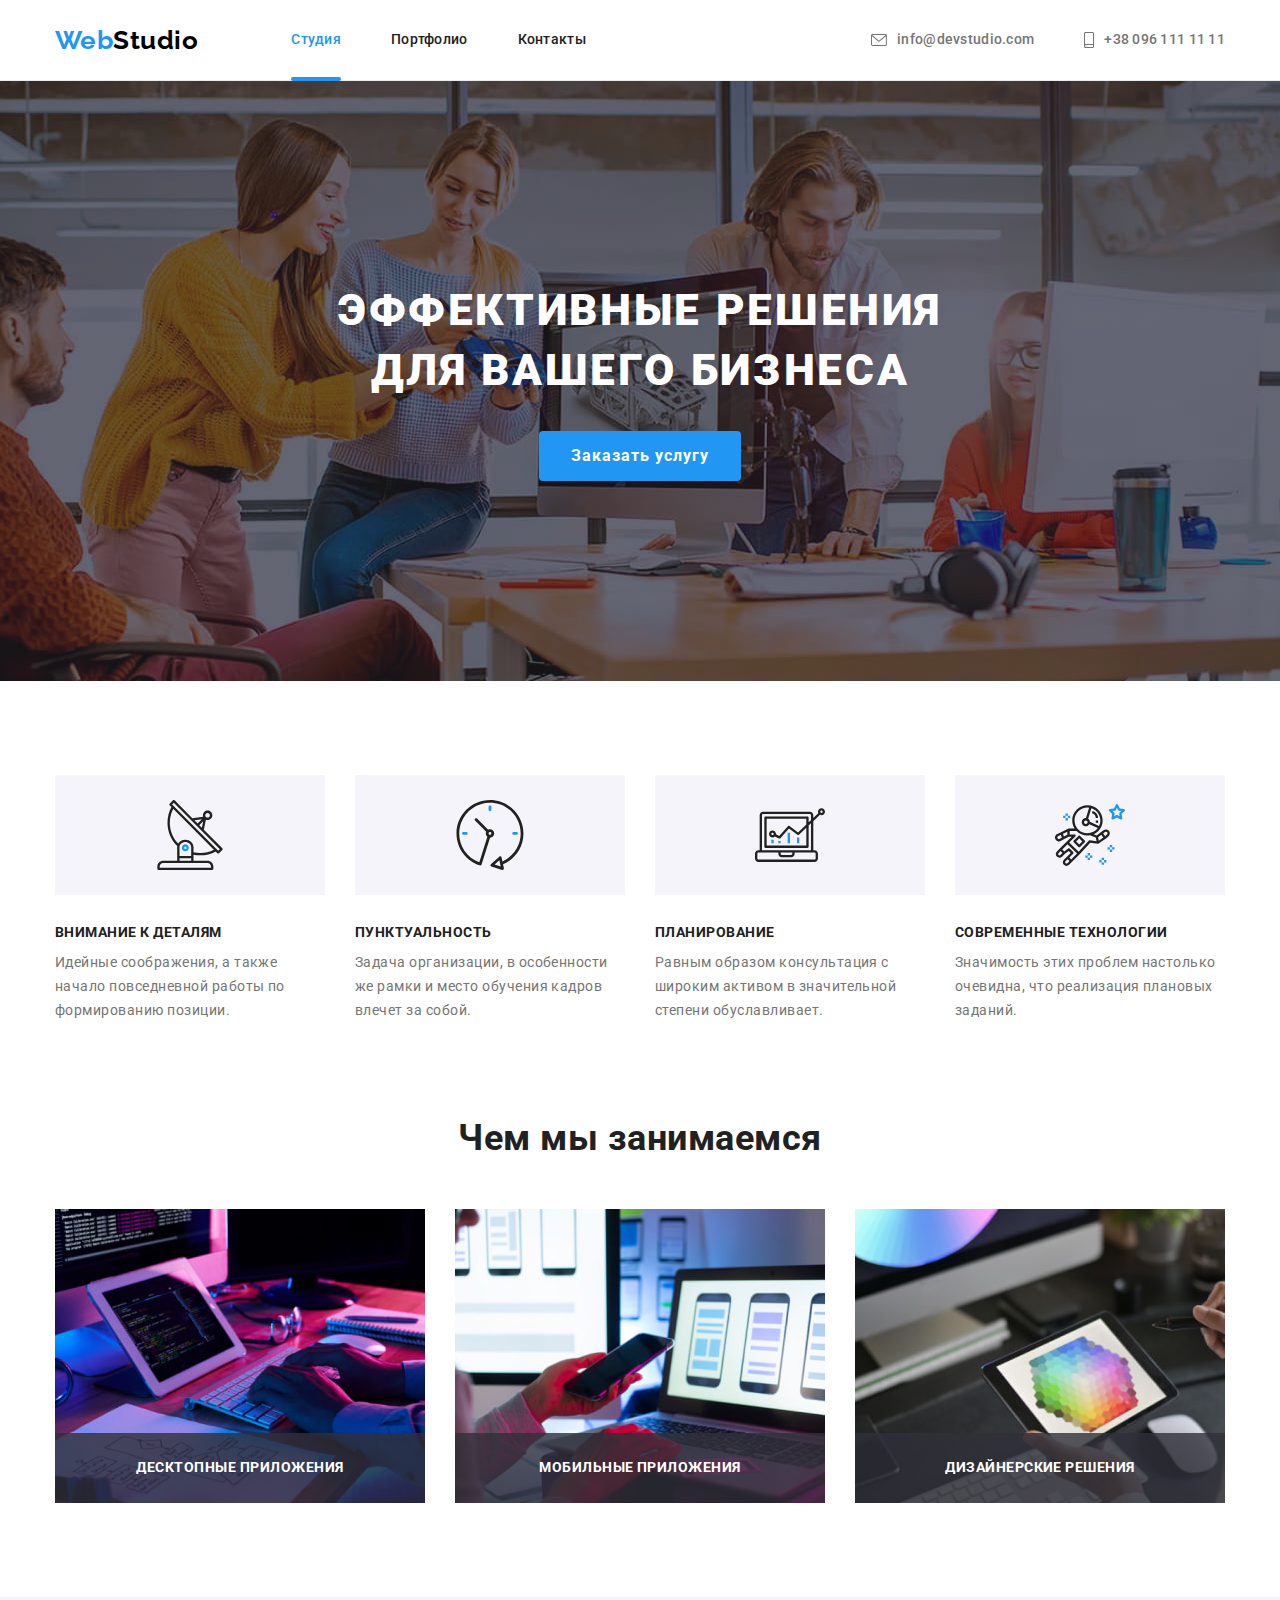
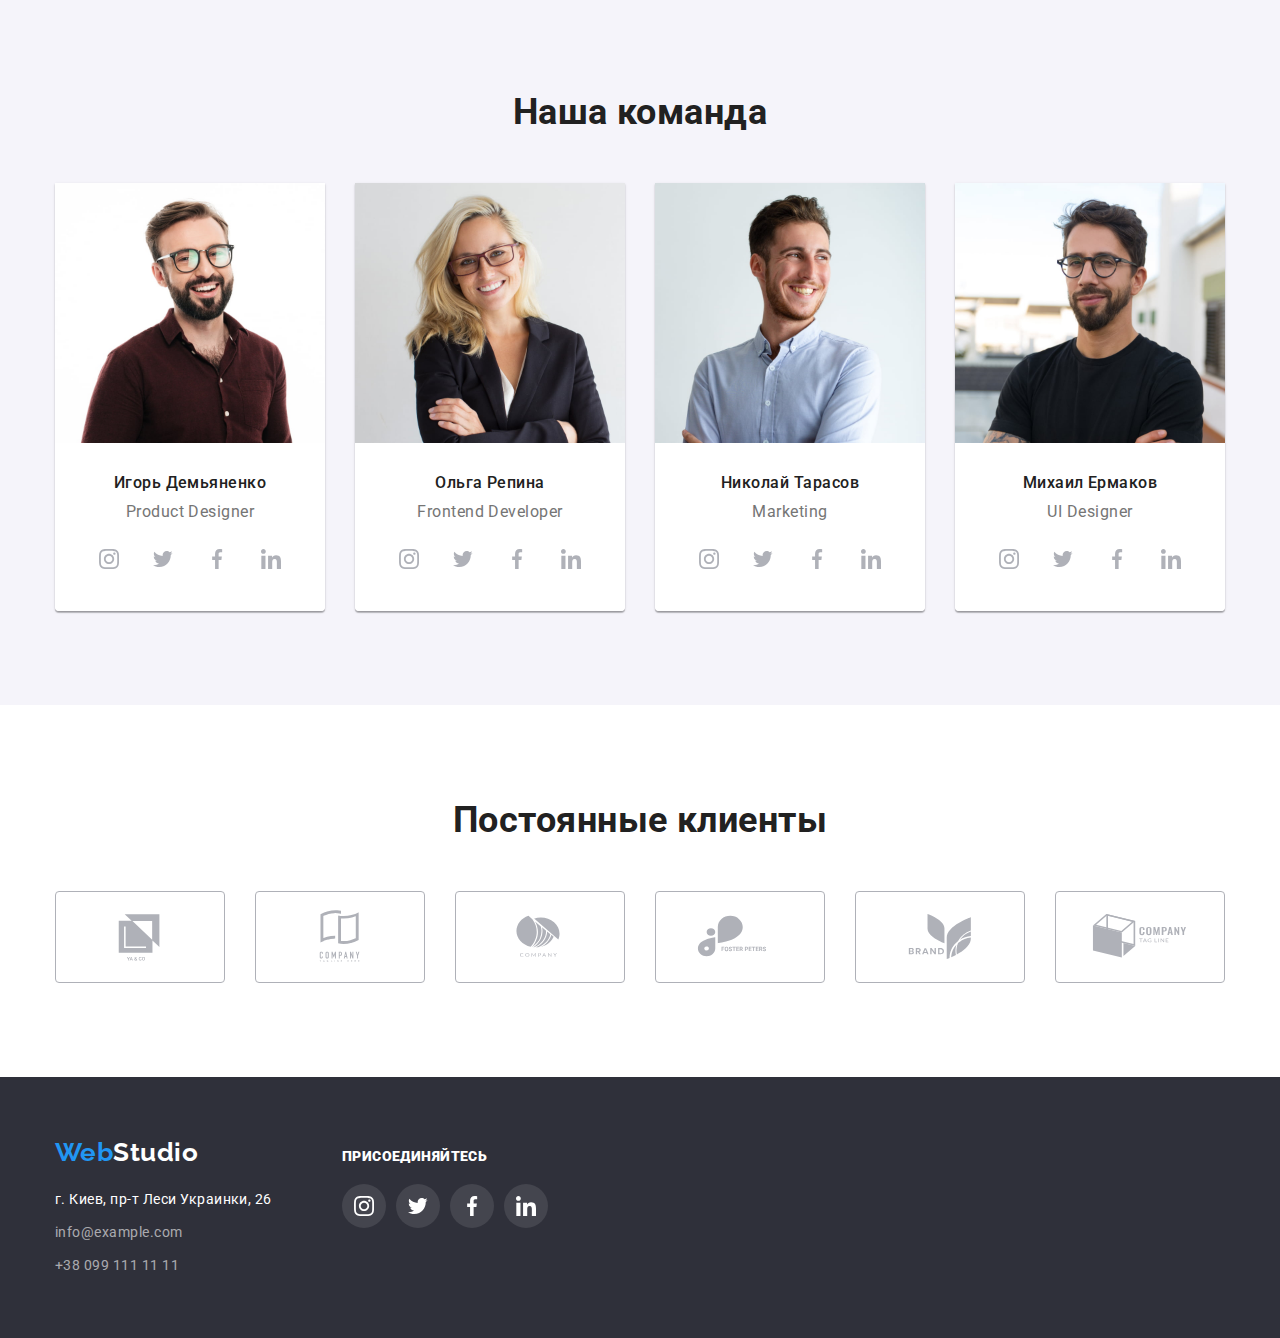
<file: index.html>
<!DOCTYPE html>
<html lang="ru">
  <head>
    <meta charset="UTF-8" />
    <meta http-equiv="X-UA-Compatible" content="IE=edge" />
    <meta name="viewport" content="width=device-width, initial-scale=1.0" />
    <title>Студия</title>
    <link
      href="https://fonts.googleapis.com/css2?family=Raleway:wght@700&family=Roboto:wght@400;500;700;900&display=swap"
      rel="stylesheet"
    />
    <link
      rel="stylesheet"
      href="https://cdnjs.cloudflare.com/ajax/libs/modern-normalize/1.1.0/modern-normalize.min.css"
    />
    <link rel="stylesheet" href="./css/styles.css" />
  </head>
  <body>
    <!-- Шапка сайта -->
    <header class="page-header">
      <div class="container header-wrap">
        <nav class="wrapper">
          <a href="./index.html" class="header-logo link"><span class="accent">Web</span>Studio</a>

          <ul class="site-nav list">
            <li class="item"><a href="./index.html" class="site-nav-link current">Студия</a></li>
            <li class="item"><a href="./portfolio.html" class="site-nav-link">Портфолио</a></li>
            <li class="item"><a href="" class="site-nav-link">Контакты</a></li>
          </ul>
        </nav>

        <ul class="contact list">
          <li class="item">
            <a href="mailto:info@devstudio.com" class="contact-link"
              ><svg class="contact-icon" width="16" height="12px">
                <use href="./images/sprite.svg#icon-mail"></use>
              </svg>
              info@devstudio.com</a
            >
          </li>
          <li class="item">
            <a href="tel:+380961111111" class="contact-link"
              ><svg class="contact-icon" width="10" height="16">
                <use href="./images/sprite.svg#icon-telephone"></use>
              </svg>

              +38 096 111 11 11</a
            >
          </li>
        </ul>
      </div>
    </header>

    <main>
      <!-- Герой -->
      <section class="hero">
        <h1 class="hero-title">Эффективные решения<br />для вашего бизнеса</h1>
        <button data-modal-open type="button" class="hero-button">Заказать услугу</button>
      </section>

      <!-- Преимущества -->
      <section class="section">
        <div class="container">
          <ul class="features-list list">
            <li class="item icon-satellite">
              <div class="features-icon-wrap">
                <svg class="socials-icon" width="70" height="70">
                  <use href="./images/sprite.svg#icon-antenna"></use>
                </svg>
              </div>
              <h3 class="features-title">Внимание к деталям</h3>
              <p class="features-text">
                Идейные соображения, а также начало повседневной работы по формированию позиции.
              </p>
            </li>
            <li class="item icon-clock">
              <div class="features-icon-wrap">
                <svg class="socials-icon" width="70" height="70">
                  <use href="./images/sprite.svg#icon-clock"></use>
                </svg>
              </div>
              <h3 class="features-title">Пунктуальность</h3>
              <p class="features-text">
                Задача организации, в особенности же рамки и место обучения кадров влечет за собой.
              </p>
            </li>
            <li class="item icon-laptop">
              <div class="features-icon-wrap">
                <svg class="socials-icon" width="70" height="70">
                  <use href="./images/sprite.svg#icon-diagram"></use>
                </svg>
              </div>
              <h3 class="features-title">Планирование</h3>
              <p class="features-text">
                Равным образом консультация с широким активом в значительной степени обуславливает.
              </p>
            </li>
            <li class="item icon-astronaut">
              <div class="features-icon-wrap">
                <svg class="socials-icon" width="70" height="70">
                  <use href="./images/sprite.svg#icon-astronaut"></use>
                </svg>
              </div>
              <h3 class="features-title">Современные технологии</h3>
              <p class="features-text">
                Значимость этих проблем настолько очевидна, что реализация плановых заданий.
              </p>
            </li>
          </ul>
        </div>
      </section>

      <!--Приклади-->
      <section class="section example">
        <div class="container">
          <h2 class="section-title">Чем мы занимаемся</h2>
          <ul class="example-list list">
            <li class="item">
              <div class="thumb-example">
                <img
                  src="./images/box1.jpg"
                  alt="человек вносящий данные в систему на планшете"
                  width="370"
                  height="294"
                />
                <div class="label-text-example">
                  <p class="features-title">Десктопные приложения</p>
                </div>
              </div>
            </li>
            <li class="item">
              <div class="thumb-example">
                <img
                  src="./images/box2.jpg"
                  alt="девушка тестирует мобильное приложение по шаблону с копмьютера на смартфоне"
                  width="370"
                  height="294"
                />
                <div class="label-text-example">
                  <p class="features-title">Мобильные приложения</p>
                </div>
              </div>
            </li>
            <li class="item">
              <div class="thumb-example">
                <img
                  src="./images/box3.jpg"
                  alt="человек держащий стилус в руке, выбирает цветовую палитру на планшете"
                  width="370"
                  height="294"
                />
                <div class="label-text-example">
                  <p class="features-title">Дизайнерские решения</p>
                </div>
              </div>
            </li>
          </ul>
        </div>
      </section>

      <!-- Команда -->
      <section class="section team">
        <div class="container">
          <h2 class="section-title">Наша команда</h2>
          <ul class="team-list list">
            <li class="team-set">
              <img
                src="./images/img1.jpg"
                width="270"
                height="260"
                alt="улыбающийся парень в коричневой рубашке и в очках"
              />
              <div class="team-container">
                <h3 class="team-title">Игорь Демьяненко</h3>
                <p class="team-text">Product Designer</p>
                <ul class="team-socials socials-list list">
                  <li class="socials-item">
                    <a class="socials-link" href="">
                      <svg class="socials-icon" width="20" height="20">
                        <use href="./images/sprite.svg#icon-instagram"></use>
                      </svg>
                    </a>
                  </li>

                  <li class="socials-item">
                    <a class="socials-link" href="">
                      <svg class="socials-icon" width="20" height="20">
                        <use href="./images/sprite.svg#icon-twitter"></use>
                      </svg>
                    </a>
                  </li>

                  <li class="socials-item">
                    <a class="socials-link" href="">
                      <svg class="socials-icon" width="20" height="20">
                        <use href="./images/sprite.svg#icon-facebook"></use>
                      </svg>
                    </a>
                  </li>

                  <li class="socials-item">
                    <a class="socials-link" href="">
                      <svg class="socials-icon" width="20" height="20">
                        <use href="./images/sprite.svg#icon-linkedin"></use>
                      </svg>
                    </a>
                  </li>
                </ul>
              </div>
            </li>

            <li class="team-set">
              <img
                src="./images/img2.jpg"
                alt="улыбающаяся девушка в очках и чёрном пиджаке"
                width="270"
                height="260"
              />
              <div class="team-container">
                <h3 class="team-title">Ольга Репина</h3>
                <p class="team-text">Frontend Developer</p>
                <ul class="team-socials socials-list list">
                  <li class="socials-item">
                    <a class="socials-link" href="">
                      <svg class="socials-icon" width="20" height="20">
                        <use href="./images/sprite.svg#icon-instagram"></use>
                      </svg>
                    </a>
                  </li>

                  <li class="socials-item">
                    <a class="socials-link" href="">
                      <svg class="socials-icon" width="20" height="20">
                        <use href="./images/sprite.svg#icon-twitter"></use>
                      </svg>
                    </a>
                  </li>

                  <li class="socials-item">
                    <a class="socials-link" href="">
                      <svg class="socials-icon" width="20" height="20">
                        <use href="./images/sprite.svg#icon-facebook"></use>
                      </svg>
                    </a>
                  </li>

                  <li class="socials-item">
                    <a class="socials-link" href="">
                      <svg class="socials-icon" width="20" height="20">
                        <use href="./images/sprite.svg#icon-linkedin"></use>
                      </svg>
                    </a>
                  </li>
                </ul>
              </div>
            </li>

            <li class="team-set">
              <img
                src="./images/img3.jpg"
                alt="парень в светлой рубашке, который улыбается и смотрит в даль"
                width="270"
                height="260"
              />
              <div class="team-container">
                <h3 class="team-title">Николай Тарасов</h3>
                <p class="team-text">Marketing</p>
                <ul class="team-socials socials-list list">
                  <li class="socials-item">
                    <a class="socials-link" href="">
                      <svg class="socials-icon" width="20" height="20">
                        <use href="./images/sprite.svg#icon-instagram"></use>
                      </svg>
                    </a>
                  </li>

                  <li class="socials-item">
                    <a class="socials-link" href="">
                      <svg class="socials-icon" width="20" height="20">
                        <use href="./images/sprite.svg#icon-twitter"></use>
                      </svg>
                    </a>
                  </li>

                  <li class="socials-item">
                    <a class="socials-link" href="">
                      <svg class="socials-icon" width="20" height="20">
                        <use href="./images/sprite.svg#icon-facebook"></use>
                      </svg>
                    </a>
                  </li>

                  <li class="socials-item">
                    <a class="socials-link" href="">
                      <svg class="socials-icon" width="20" height="20">
                        <use href="./images/sprite.svg#icon-linkedin"></use>
                      </svg>
                    </a>
                  </li>
                </ul>
              </div>
            </li>

            <li class="team-set">
              <img
                src="./images/img4.jpg"
                alt="парень в чёрной футболке и очках"
                width="270"
                height="260"
              />
              <div class="team-container">
                <h3 class="team-title">Михаил Ермаков</h3>
                <p class="team-text">UI Designer</p>
                <ul class="team-socials socials-list list">
                  <li class="socials-item">
                    <a class="socials-link" href="">
                      <svg class="socials-icon" width="20" height="20">
                        <use href="./images/sprite.svg#icon-instagram"></use>
                      </svg>
                    </a>
                  </li>

                  <li class="socials-item">
                    <a class="socials-link" href="">
                      <svg class="socials-icon" width="20" height="20">
                        <use href="./images/sprite.svg#icon-twitter"></use>
                      </svg>
                    </a>
                  </li>

                  <li class="socials-item">
                    <a class="socials-link" href="">
                      <svg class="socials-icon" width="20" height="20">
                        <use href="./images/sprite.svg#icon-facebook"></use>
                      </svg>
                    </a>
                  </li>

                  <li class="socials-item">
                    <a class="socials-link" href="">
                      <svg class="socials-icon" width="20" height="20">
                        <use href="./images/sprite.svg#icon-linkedin"></use>
                      </svg>
                    </a>
                  </li>
                </ul>
              </div>
            </li>
          </ul>
        </div>
      </section>

      <!-- CLIENTS -->
      <section class="clients section">
        <div class="container">
          <h2 class="section-title">Постоянные клиенты</h2>
          <ul class="clients-list list">
            <li class="clients-item">
              <a class="clients-link" href="">
                <svg class="clients-icon" width="106" height="60">
                  <use href="./images/sprite.svg#icon-company1"></use>
                </svg>
              </a>
            </li>

            <li class="clients-item">
              <a class="clients-link" href="">
                <svg class="clients-icon" width="106" height="60">
                  <use href="./images/sprite.svg#icon-company2"></use>
                </svg>
              </a>
            </li>

            <li class="clients-item">
              <a class="clients-link" href="">
                <svg class="clients-icon" width="106" height="60">
                  <use href="./images/sprite.svg#icon-company3"></use>
                </svg>
              </a>
            </li>

            <li class="clients-item">
              <a class="clients-link" href="">
                <svg class="clients-icon" width="106" height="60">
                  <use href="./images/sprite.svg#icon-company4"></use>
                </svg>
              </a>
            </li>

            <li class="clients-item">
              <a class="clients-link" href="">
                <svg class="clients-icon" width="106" height="60">
                  <use href="./images/sprite.svg#icon-company5"></use>
                </svg>
              </a>
            </li>

            <li class="clients-item">
              <a class="clients-link" href="">
                <svg class="clients-icon" width="106" height="60">
                  <use href="./images/sprite.svg#icon-company6"></use>
                </svg>
              </a>
            </li>
          </ul>
        </div>
      </section>
    </main>

    <!-- Футер -->
    <footer class="page-footer">
      <div class="container footer-wrapper">
        <div class="main-footer">
          <a class="footer-logo" href="/"><span class="accent">Web</span>Studio</a>
          <address class="footer-main-contacts">
            <ul class="footer list">
              <li>
                <a
                  class="footer-address"
                  href="https://goo.gl/maps/6Ztoc1X5po4UeEXY9"
                  target="_blank"
                  rel="noreferrer noopener"
                  >г. Киев, пр-т Леси Украинки, 26</a
                >
              </li>
              <li class="footer-item">
                <a href="mailto:info@example.com" class="footer-link">info@example.com</a>
              </li>
              <li class="footer-item">
                <a href="tel:+380991111111" class="footer-link">+38 099 111 11 11</a>
              </li>
            </ul>
          </address>
        </div>

        <div class="second-footer">
          <p class="second-footer-title"><b>присоединяйтесь</b></p>
          <ul class="second-footer-list list">
            <li class="second-footer-item">
              <a class="second-footer-link" href="">
                <svg class="second-footer-icon" width="20" height="20">
                  <use href="./images/sprite.svg#icon-instagram"></use>
                </svg>
              </a>
            </li>

            <li class="second-footer-item">
              <a class="second-footer-link" href="">
                <svg class="second-footer-icon" width="20" height="20">
                  <use href="./images/sprite.svg#icon-twitter"></use>
                </svg>
              </a>
            </li>

            <li class="second-footer-item">
              <a class="second-footer-link" href="">
                <svg class="second-footer-icon" width="20" height="20">
                  <use href="./images/sprite.svg#icon-facebook"></use>
                </svg>
              </a>
            </li>

            <li class="second-footer-item">
              <a class="second-footer-link" href="">
                <svg class="second-footer-icon" width="20" height="20">
                  <use href="./images/sprite.svg#icon-linkedin"></use>
                </svg>
              </a>
            </li>
          </ul>
        </div>
      </div>
    </footer>

    <!-- Модальне вікно -->
    <div class="backdrop is-hidden" data-modal>
      <div class="modal">
        <button class="exit-button" data-modal-close>
          <svg class="exit-icon" width="30" height="30">
            <use href="./images/sprite.svg#icon-exit"></use>
          </svg>
        </button>
      </div>
    </div>

    <script src="./js/modal.js"></script>
  </body>
</html>
</file>
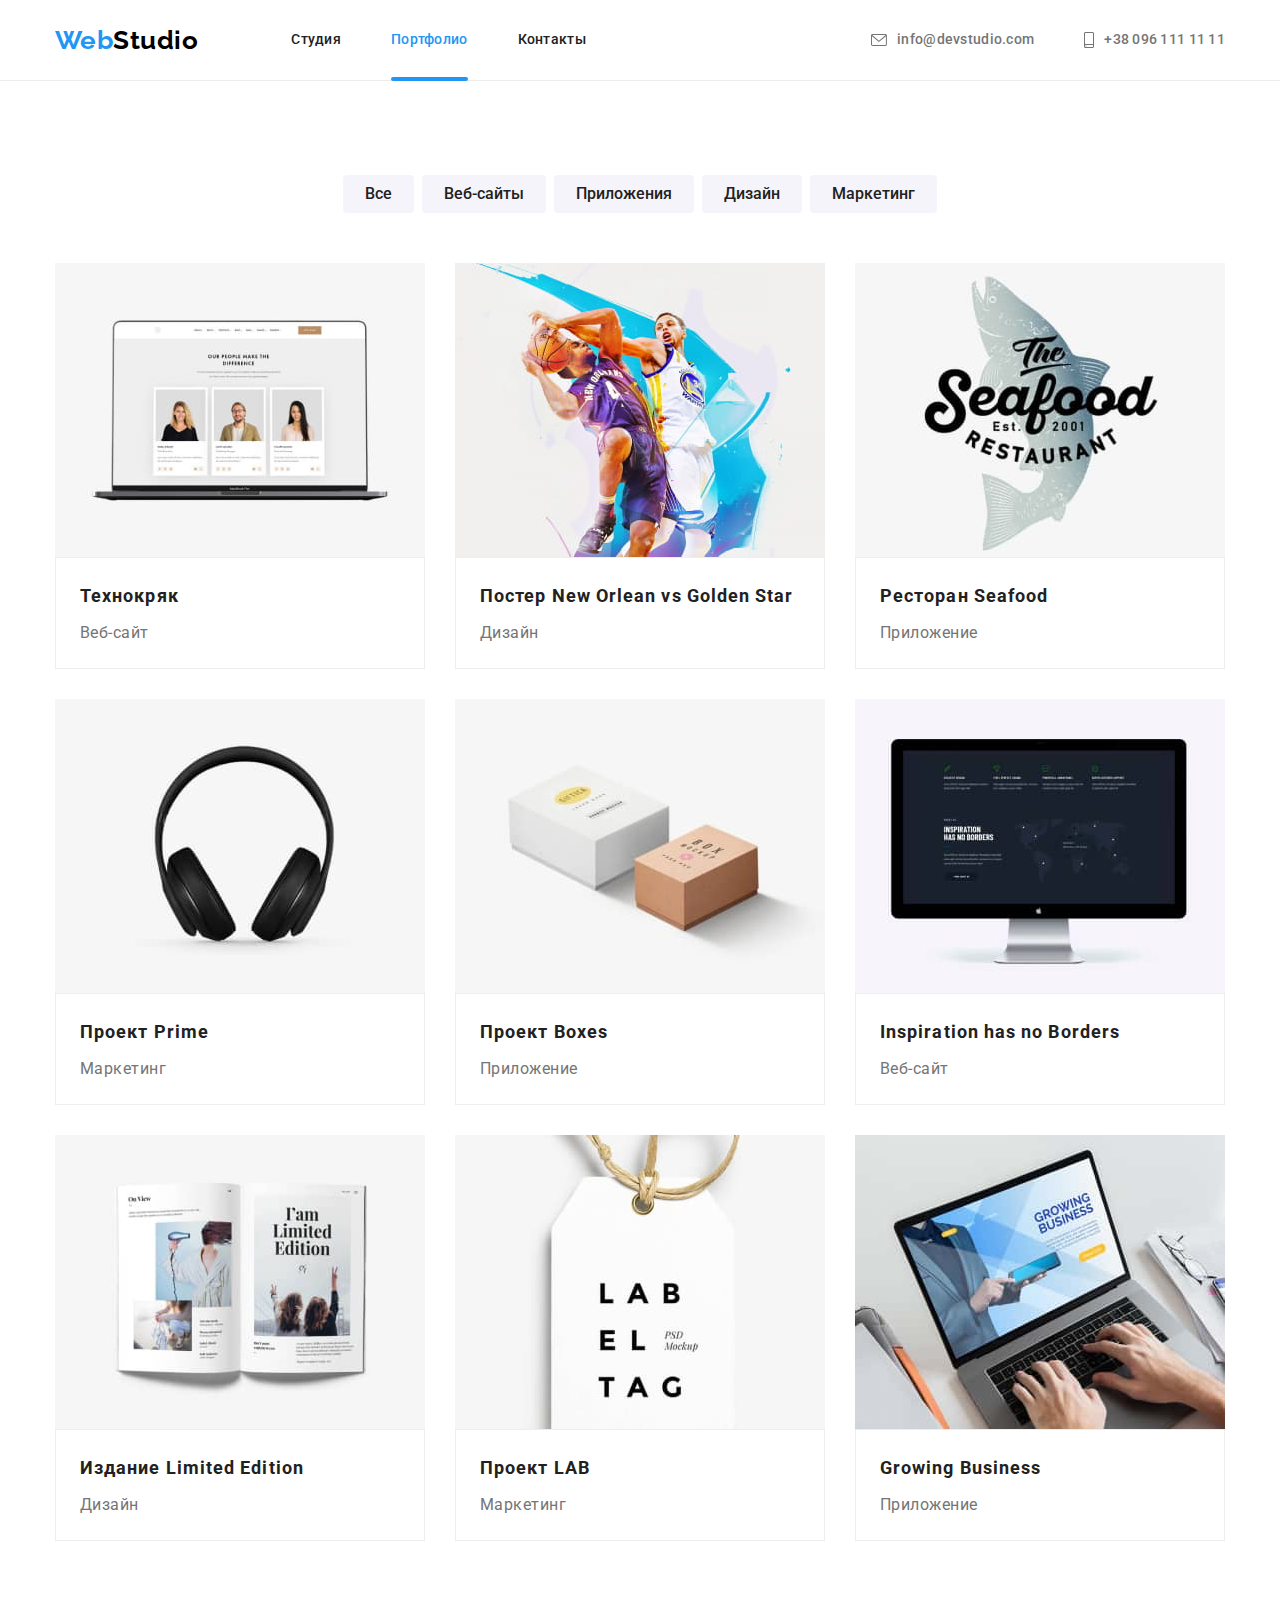
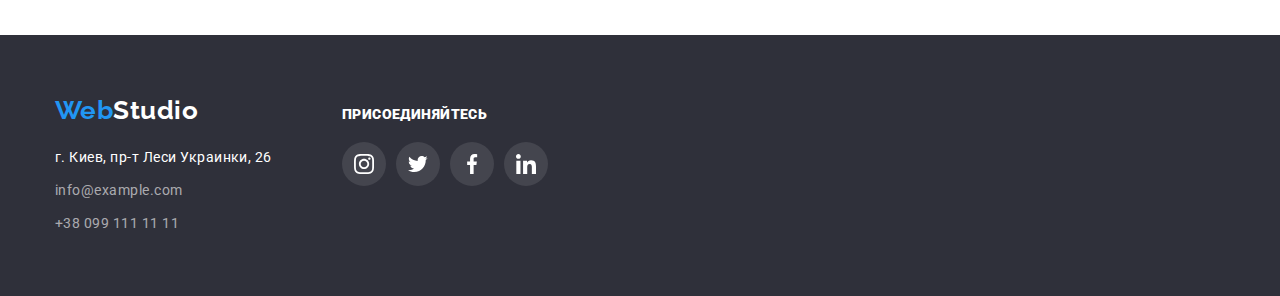
<file: portfolio.html>
<!DOCTYPE html>
<html lang="ru">
  <head>
    <meta charset="UTF-8" />
    <meta http-equiv="X-UA-Compatible" content="IE=edge" />
    <meta name="viewport" content="width=device-width, initial-scale=1.0" />
    <title>Портфолио</title>
    <link
      href="https://fonts.googleapis.com/css2?family=Raleway:wght@700&family=Roboto:wght@400;500;700;900&display=swap"
      rel="stylesheet"
    />
    <link
      rel="stylesheet"
      href="https://cdnjs.cloudflare.com/ajax/libs/modern-normalize/1.1.0/modern-normalize.min.css"
    />

    <link rel="stylesheet" href="./css/styles.css" />
  </head>
  <body>
    <!-- Шапка сайта -->
    <header class="page-header">
      <div class="container header-wrap">
        <nav class="wrapper">
          <a href="./index.html" class="header-logo link"><span class="accent">Web</span>Studio</a>

          <ul class="site-nav list">
            <li class="item"><a href="./index.html" class="site-nav-link">Студия</a></li>
            <li class="item">
              <a href="./portfolio.html" class="site-nav-link current">Портфолио</a>
            </li>
            <li class="item"><a href="" class="site-nav-link">Контакты</a></li>
          </ul>
        </nav>

        <ul class="contact list">
          <li class="item">
            <a href="mailto:info@devstudio.com" class="contact-link"
              ><svg class="contact-icon" width="16" height="12px">
                <use href="./images/sprite.svg#icon-mail"></use>
              </svg>
              info@devstudio.com</a
            >
          </li>
          <li class="item">
            <a href="tel:+380961111111" class="contact-link"
              ><svg class="contact-icon" width="10" height="16">
                <use href="./images/sprite.svg#icon-telephone"></use>
              </svg>

              +38 096 111 11 11</a
            >
          </li>
        </ul>
      </div>
    </header>
    <!-- Примеры работ -->
    <main>
      <section class="section">
        <div class="container">
          <h1 class="visually-hidden">Примеры работ</h1>
          <ul class="filters-set list">
            <li class="item"><button type="button" class="filters-button">Все</button></li>
            <li class="item"><button type="button" class="filters-button">Веб-сайты</button></li>
            <li class="item"><button type="button" class="filters-button">Приложения</button></li>
            <li class="item"><button type="button" class="filters-button">Дизайн</button></li>
            <li class="item"><button type="button" class="filters-button">Маркетинг</button></li>
          </ul>

          <ul class="project-set list">
            <li class="item project-set-item">
              <a class="project-link" href=""
                ><div class="project-thumb">
                  <img
                    src="./images/pic1.jpg"
                    alt="проект на экране ноутбука"
                    width="370"
                    height="294"
                  />
                  <p class="project-thumb-text">
                    Технокряк это современная площадка распространения коронавируса. Компании
                    используют эту платформу для цифрового шпионажа и атак на защищённые сервера
                    конкурентов.
                  </p>
                </div>
                <div class="project-container">
                  <h2 class="project-title">Технокряк</h2>
                  <p class="project-text">Веб-сайт</p>
                </div></a
              >
            </li>

            <li class="item project-set-item">
              <a class="project-link" href=""
                ><div class="project-thumb">
                  <img
                    src="./images/pic2.jpg"
                    alt="два парня играют в баскетбол"
                    width="370"
                    height="294"
                  />
                  <p class="project-thumb-text">
                    – Потерял мяч – возвращайся в защиту!<br />Баскетболист: <br />– Возвращаться –
                    плохая примета!
                  </p>
                </div>
                <div class="project-container">
                  <h2 class="project-title">Постер New Orlean vs Golden Star</h2>
                  <p class="project-text">Дизайн</p>
                </div></a
              >
            </li>

            <li class="item project-set-item">
              <a class="project-link" href=""
                ><div class="project-thumb">
                  <img
                    src="./images/pic3.jpg"
                    alt="рыба на эмблемене ресторана"
                    width="370"
                    height="294"
                  />
                  <p class="project-thumb-text">
                    Seafood - вот рыба была раньше — в воду без трусов не зайдешь!
                  </p>
                </div>
                <div class="project-container">
                  <h2 class="project-title">Ресторан Seafood</h2>
                  <p class="project-text">Приложение</p>
                </div></a
              >
            </li>

            <li class="item project-set-item">
              <a class="project-link" href=""
                ><div class="project-thumb">
                  <img
                    src="./images/pic4.jpg"
                    alt="черные наушники на белом фоне"
                    width="370"
                    height="294"
                  />
                  <p class="project-thumb-text">
                    Технокряк это современная площадка распространения коронавируса. Компании
                    используют эту платформу для цифрового шпионажа и атак на защищённые сервера
                    конкурентов.
                  </p>
                </div>
                <div class="project-container">
                  <h2 class="project-title">Проект Prime</h2>
                  <p class="project-text">Маркетинг</p>
                </div></a
              >
            </li>

            <li class="item project-set-item">
              <a class="project-link" href=""
                ><div class="project-thumb">
                  <img src="./images/pic5.jpg" alt="две коробки" width="370" height="294" />
                  <div class="project-thumb-label">
                    <p class="project-thumb-text">
                      Технокряк это современная площадка распространения коронавируса. Компании
                      используют эту платформу для цифрового шпионажа и атак на защищённые сервера
                      конкурентов.
                    </p>
                  </div>
                </div>
                <div class="project-container">
                  <h2 class="project-title">Проект Boxes</h2>
                  <p class="project-text">Приложение</p>
                </div></a
              >
            </li>

            <li class="item project-set-item">
              <a class="project-link" href=""
                ><div class="project-thumb">
                  <img src="./images/pic6.jpg" alt="монитор с проектом" width="370" height="294" />
                  <div class="project-thumb-label">
                    <p class="project-thumb-text">
                      Технокряк это современная площадка распространения коронавируса. Компании
                      используют эту платформу для цифрового шпионажа и атак на защищённые сервера
                      конкурентов.
                    </p>
                  </div>
                </div>
                <div class="project-container">
                  <h2 class="project-title">Inspiration has no Borders</h2>
                  <p class="project-text">Веб-сайт</p>
                </div></a
              >
            </li>

            <li class="item project-set-item">
              <a class="project-link" href=""
                ><div class="project-thumb">
                  <img src="./images/pic7.jpg" alt="книга" width="370" height="294" />
                  <div class="project-thumb-label">
                    <p class="project-thumb-text">
                      Технокряк это современная площадка распространения коронавируса. Компании
                      используют эту платформу для цифрового шпионажа и атак на защищённые сервера
                      конкурентов.
                    </p>
                  </div>
                </div>
                <div class="project-container">
                  <h2 class="project-title">Издание Limited Edition</h2>
                  <p class="project-text">Дизайн</p>
                </div></a
              >
            </li>

            <li class="item project-set-item">
              <a class="project-link" href=""
                ><div class="project-thumb">
                  <img
                    src="./images/pic8.jpg"
                    alt="белый шильдик на верёвочке"
                    width="370"
                    height="294"
                  />
                  <div class="project-thumb-label">
                    <p class="project-thumb-text">
                      Технокряк это современная площадка распространения коронавируса. Компании
                      используют эту платформу для цифрового шпионажа и атак на защищённые сервера
                      конкурентов.
                    </p>
                  </div>
                </div>
                <div class="project-container">
                  <h2 class="project-title">Проект LAB</h2>
                  <p class="project-text">Маркетинг</p>
                </div></a
              >
            </li>

            <li class="item project-set-item">
              <a class="project-link" href=""
                ><div class="project-thumb">
                  <img
                    src="./images/pic9.jpg"
                    alt="человек печатающий за ноутбутом"
                    width="370"
                    height="294"
                  />
                  <div class="project-thumb-label">
                    <p class="project-thumb-text">
                      Технокряк это современная площадка распространения коронавируса. Компании
                      используют эту платформу для цифрового шпионажа и атак на защищённые сервера
                      конкурентов.
                    </p>
                  </div>
                </div>
                <div class="project-container">
                  <h2 class="project-title">Growing Business</h2>
                  <p class="project-text">Приложение</p>
                </div></a
              >
            </li>
          </ul>
        </div>
      </section>
    </main>

    <!-- Футер -->
    <footer class="page-footer">
      <div class="container footer-wrapper">
        <div class="main-footer">
          <a class="footer-logo" href="/"><span class="accent">Web</span>Studio</a>
          <address class="footer-main-contacts">
            <ul class="footer list">
              <li>
                <a
                  class="footer-address"
                  href="https://goo.gl/maps/6Ztoc1X5po4UeEXY9"
                  target="_blank"
                  rel="noreferrer noopener"
                  >г. Киев, пр-т Леси Украинки, 26</a
                >
              </li>
              <li class="footer-item">
                <a href="mailto:info@example.com" class="footer-link">info@example.com</a>
              </li>
              <li class="footer-item">
                <a href="tel:+380991111111" class="footer-link">+38 099 111 11 11</a>
              </li>
            </ul>
          </address>
        </div>

        <div class="second-footer">
          <p class="second-footer-title"><b>присоединяйтесь</b></p>
          <ul class="second-footer-list list">
            <li class="second-footer-item">
              <a class="second-footer-link" href="">
                <svg class="second-footer-icon" width="20" height="20">
                  <use href="./images/sprite.svg#icon-instagram"></use>
                </svg>
              </a>
            </li>

            <li class="second-footer-item">
              <a class="second-footer-link" href="">
                <svg class="second-footer-icon" width="20" height="20">
                  <use href="./images/sprite.svg#icon-twitter"></use>
                </svg>
              </a>
            </li>

            <li class="second-footer-item">
              <a class="second-footer-link" href="">
                <svg class="second-footer-icon" width="20" height="20">
                  <use href="./images/sprite.svg#icon-facebook"></use>
                </svg>
              </a>
            </li>

            <li class="second-footer-item">
              <a class="second-footer-link" href="">
                <svg class="second-footer-icon" width="20" height="20">
                  <use href="./images/sprite.svg#icon-linkedin"></use>
                </svg>
              </a>
            </li>
          </ul>
        </div>
      </div>
    </footer>
  </body>
</html>
</file>
<file: css/styles.css>
/* Колір основного тексту #212121, 100% */
/* другорядний колір тексту #757575, 100% */
/* Білий колір #FFFFFF */
/* Акцент #2196F3; */

/* Кольори адреси в футері #FFFFFF;
rgba(255, 255, 255, 0.6);*/

/* другорядний колір фону background: #F5F4FA;
 */
/* Загальні стилі */
:root {
  --primary-text-color: #757575;
  --title-text-color: #212121;
  --accent: #2196f3;
  --primary-bg-color: #ffffff;
  --secondary-bg-color: #f5f4fa;
}

/* Фон та колір основного тексту */
body {
  color: var(--primary-text-color);
  font-family: Roboto, sans-serif;
  letter-spacing: 0.03em;
}

/* Прибираємо кільця в списку */
.list {
  list-style: none;
  padding: 0;
  margin: 0;
}

h1,
h2,
h3,
h4,
h5,
h6,
p {
  margin-top: 0;
  margin-bottom: 0;
}

img {
  display: block;
  max-width: 100%;
  height: auto;
}

/* CONTAINER */
.container {
  width: 1200px;
  margin: 0 auto;
  padding-left: 15px;
  padding-right: 15px;
}

/* Logo */
.page-header {
  border-bottom: 1px solid #ececec;
}

.wrapper {
  display: flex;
  align-items: center;
}

.header-wrap {
  display: flex;
  align-items: center;
}

.header-logo {
  display: block;
  padding-top: 25px;
  padding-bottom: 24px;
  margin-right: 93px;
  transition-property: color;
  transition-duration: 250ms;
  transition-timing-function: cubic-bezier(0.4, 0, 0.2, 1);

  color: #000000;
  text-decoration: none;
  font-family: Raleway, sans-serif;
  font-weight: 700;
  font-size: 26px;
  line-height: 1.19;
}

.header-logo:hover,
.header-logo:focus {
  color: darkorchid;
}

.accent {
  color: var(--accent);
}

/* Навігація в шапці */
.site-nav {
  position: relative;
  display: flex;
}

.site-nav .item:not(:last-child) {
  margin-right: 50px;
}

.site-nav-link {
  transition-property: color;
  transition-duration: 250ms;
  transition-timing-function: cubic-bezier(0.4, 0, 0.2, 1);

  position: relative;
  display: block;
  padding-top: 32px;
  padding-bottom: 32px;

  color: var(--title-text-color);
  text-decoration: none;
  font-weight: 500;
  font-size: 14px;
  line-height: 1.14;
  letter-spacing: 0.02em;
}

.site-nav-link:hover,
.site-nav-link:focus {
  color: var(--accent);
}

/* Підсвічування поточної сторінки */
.current {
  color: var(--accent);
}

.current::after {
  position: absolute;
  display: block;
  content: '';
  height: 4px;
  min-width: 100%;
  border-radius: 2px;
  background-color: var(--accent);
  bottom: -1px;
}

.contact {
  display: flex;
  margin-left: auto;
}

/* Псевдокласс соседа - даётся только между соседом */
.contact .item + .item {
  margin-left: 50px;
}

.contact-link {
  transition-property: color;
  transition-duration: 250ms;
  transition-timing-function: cubic-bezier(0.4, 0, 0.2, 1);

  display: flex;
  padding-top: 32px;
  padding-bottom: 32px;

  color: var(--primary-text-color);
  text-decoration: none;
  font-weight: 500;
  font-size: 14px;
  line-height: 1.14;
  letter-spacing: 0.02em;
  align-items: center;
}

.contact-link:hover,
.contact-link:focus {
  color: var(--accent);
}

.contact-icon {
  margin-right: 10px;
  fill: currentColor;
}

/* Стилі для index.html */
/* Hero */
.hero-title {
  color: var(--primary-bg-color);
  font-weight: 900;
  font-size: 44px;
  line-height: 1.36;
  letter-spacing: 0.06em;
  text-transform: uppercase;

  margin-bottom: 30px;
}

.hero-button {
  transition-property: background-color, box-shadow;
  transition-duration: 250ms;
  transition-timing-function: cubic-bezier(0.4, 0, 0.2, 1);
  color: var(--primary-bg-color);
  background-color: var(--accent);
  cursor: pointer;
  border: transparent;
  border-radius: 4px;
  font-weight: 700;
  font-size: 16px;
  line-height: 1.87;
  letter-spacing: 0.06em;

  padding: 10px 32px;
}

.hero-button:hover {
  background-color: #188ce8;
  box-shadow: 0px 4px 4px rgba(0, 0, 0, 0.15);
}

/* центрируем через родительский элемент 
секциию hero(все элементы внутри приймут text-align:center)  */
.hero {
  text-align: center;
}
/* Features */
.section {
  padding-top: 94px;
  padding-bottom: 94px;
}

.features-list {
  display: flex;
  justify-content: center;
}

.features-list .item {
  width: 270px;
}

.features-list .item:not(:last-child) {
  margin-right: 30px;
}

.features-icon-wrap {
  display: flex;
  justify-content: center;
  padding: 25px 100px;
  margin-bottom: 30px;
  background-color: var(--secondary-bg-color);
}

.features-title {
  color: var(--title-text-color);
  font-weight: 700;
  font-size: 14px;
  line-height: 1.14;
  text-transform: uppercase;

  margin-bottom: 10px;
}

.features-text {
  font-size: 14px;
  line-height: 1.71;
}

/* Приклади та команда мають однакові параметри, 
section-title - універсальний клас для h2 */
.section-title {
  color: var(--title-text-color);
  font-weight: 700;
  font-size: 36px;
  line-height: 1.17;
  text-align: center;

  margin-bottom: 50px;
}

.example {
  padding-top: 0;
}

.example-list {
  display: flex;
  flex-wrap: wrap;
}

.example-list .item:not(:last-child) {
  margin-right: 30px;
}

/* Лейбел до карток */
.thumb-example {
  position: relative;
}

.label-text-example {
  position: absolute;
  display: flex;
  align-items: center;
  justify-content: center;
  bottom: 0;
  width: 100%;
  height: 70px;

  background: rgba(47, 48, 58, 0.8);
}

.thumb-example .features-title {
  color: var(--primary-bg-color);
  margin: 0;
  text-align: center;
}
.team {
  background-color: var(--secondary-bg-color);
}

.team-title {
  color: var(--title-text-color);
  font-weight: 500;
  font-size: 16px;
  line-height: 1.19;
}

.team-text {
  font-size: 16px;
  line-height: 1.19;
  margin-top: 10px;
  margin-bottom: 16px;
}

.team-list {
  display: flex;
  flex-wrap: wrap;
  margin-left: -30px;
  /* flex-wrap: wrap;
  margin-right: -30px; */
}

.team-set {
  width: 270px;
  box-shadow: 0px 1px 3px rgba(0, 0, 0, 0.12), 0px 1px 1px rgba(0, 0, 0, 0.14),
    0px 2px 1px rgba(0, 0, 0, 0.2);
  border-radius: 0px 0px 4px 4px;
}

.team-set {
  flex-basis: calc(100% / 4 - 30px);
  margin-left: 30px;
}

.socials-link {
  width: 44px;
  height: 44px;
  display: flex;
  align-items: center;
  justify-content: center;
  border-radius: 50%;
  background-color: var(--primary-bg-color);

  fill: #afb1b8;
  transition-property: background-color;
  transition-duration: 250ms;
  transition-timing-function: cubic-bezier(0.4, 0, 0.2, 1);
}

.socials-list {
  display: flex;
  justify-content: center;
}

.socials-item:not(:last-child) {
  margin-right: 10px;
}

.socials-link:hover,
.socials-link:focus {
  background-color: var(--accent);
  border-radius: 50%;
}

.socials-link:hover .socials-icon,
.socials-link:focus .socials-icon {
  fill: #ffffff;
  transition-property: fill;
  transition-duration: 250ms;
  transition-timing-function: cubic-bezier(0.4, 0, 0.2, 1);
}

/* section-title */

/* Футер */
.footer-logo {
  transition-property: color;
  transition-duration: 250ms;
  transition-timing-function: cubic-bezier(0.4, 0, 0.2, 1);

  color: var(--primary-bg-color);
  font-family: Raleway;
  font-weight: 700;
  font-size: 26px;
  line-height: 1.19;
  text-decoration: none;
}

.footer-logo:hover,
.footer-logo:focus {
  color: var(--accent);
}

.footer-item:not(:first-child) {
  margin-top: 9px;
}
/* Стилі для Portfolio.html */
/* Button */

.visually-hidden {
  position: absolute;
  width: 1px;
  height: 1px;
  margin: -1px;
  border: 0;
  padding: 0;
  white-space: nowrap;
  clip-path: inset(100%);
  clip: rect(0 0 0 0);
  overflow: hidden;
}

.filters-set {
  display: flex;
  justify-content: center;
  margin-bottom: 50px;
}

.filters-button {
  transition-property: color, background-color, box-shadow;
  transition-duration: 250ms;
  transition-timing-function: cubic-bezier(0.4, 0, 0.2, 1);

  display: block;
  color: var(--title-text-color);
  background-color: var(--secondary-bg-color);
  cursor: pointer;
  border: transparent;
  border-radius: 4px;
  font-weight: 500;
  font-size: 16px;
  line-height: 1.62;

  padding: 6px 22px;
}

.filters-button:hover,
.filters-button:focus {
  color: var(--primary-bg-color);
  background-color: var(--accent);
  box-shadow: 0px 3px 1px rgba(0, 0, 0, 0.1), 0px 1px 2px rgba(0, 0, 0, 0.08),
    0px 2px 2px rgba(0, 0, 0, 0.12);
}

.filters-set .item:not(:last-child) {
  margin-right: 8px;
}
/* project-set */
.project-set {
  display: flex;
  flex-wrap: wrap;

  margin-top: -30px;
  margin-left: -30px;
}

.project-set > .item {
  flex-basis: calc(100% / 3 - 30px);
  margin-left: 30px;
  margin-top: 30px;
}

/* При ховері ховання елемента */
.project-thumb {
  position: relative;
  overflow: hidden;
}

.project-link:hover .project-thumb-text,
.project-link:focus .project-thumb-text {
  transform: translateY(0%);
}

.project-thumb-text {
  position: absolute;
  top: 0;
  left: 0;
  height: 100%;
  padding: 63px 24px;

  transition-property: transform;
  transition-duration: 250ms;
  transition-timing-function: cubic-bezier(0.4, 0, 0.2, 1);

  transform: translateY(100%);
  overflow: hidden;

  font-style: normal;
  font-weight: normal;
  font-size: 18px;
  letter-spacing: 0.03em;
  line-height: 1.56;
  color: var(--primary-bg-color);
  background-color: rgba(33, 150, 243, 0.9);
  transition: transform 250ms cubic-bezier(0.4, 0, 0.2, 1);
}

.project-link {
  display: block;
  text-decoration: none;
  transition-property: box-shadow;
  transition-duration: 250ms;
  transition-timing-function: cubic-bezier(0.4, 0, 0.2, 1);
}

.project-link:hover,
.project-link:focus {
  box-shadow: 0px 1px 1px rgba(0, 0, 0, 0.12), 1px 4px 6px rgba(0, 0, 0, 0.16),
    0px 4px 4px rgba(0, 0, 0, 0.06);
}

.project-container {
  padding-left: 24px;
  padding-right: 24px;
  padding-top: 20px;
  padding-bottom: 20px;
  background-color: var(--primary-bg-color);
  border: 1px solid #eeeeee;
}

.team-container {
  padding-top: 30px;
  padding-bottom: 30px;
  background-color: var(--primary-bg-color);
  border-radius: 0px 0px 4px 4px;
  text-align: center;
}

.project-title {
  color: var(--title-text-color);
  font-weight: 700;
  font-size: 18px;
  line-height: 2;
  letter-spacing: 0.06em;
  margin-bottom: 4px;
}

.project-text {
  color: var(--primary-text-color);
  font-size: 16px;
  line-height: 1.88;
  /* margin-bottom: 20px;
  margin-left: 24px; */
}

/* Footer address */
.page-footer {
  background-color: #2f303a;
  padding-top: 60px;
  padding-bottom: 60px;
}

.footer-address {
  text-decoration: none;
  color: var(--primary-bg-color);
  font-style: normal;
  font-size: 14px;
  line-height: 1.71;
  display: block;

  transition-property: color;
  transition-duration: 250ms;
  transition-timing-function: cubic-bezier(0.4, 0, 0.2, 1);
}
.footer-address:hover,
.footer-address:focus {
  color: var(--accent);
}

.footer-link {
  text-decoration: none;
  color: rgba(255, 255, 255, 0.6);
  font-style: normal;
  font-size: 14px;
  line-height: 1.71;

  transition-property: color;
  transition-duration: 250ms;
  transition-timing-function: cubic-bezier(0.4, 0, 0.2, 1);
}

.footer-link:hover,
.footer-link:focus {
  color: var(--accent);
}

.footer-main-contacts {
  margin-top: 20px;
}

/* Колір секції в index.html */
.hero {
  padding-top: 200px;
  padding-bottom: 200px;

  max-width: 1600px;
  height: 600px;
  margin-left: auto;
  margin-right: auto;
  background-image: linear-gradient(to right, rgba(47, 48, 58, 0.4), rgba(47, 48, 58, 0.4)),
    url(../images/background.jpg);
  background-position: center;
  background-repeat: no-repeat;
  background-size: cover;
  background-color: #2f303a;
}

/* Секція Features картки через before(без ховера) */

/* .features-list .item::before {
  display: block;
  content: '';
  height: 120px;
  background-color: #f5f4fa;
  background-size: 70px;
  background-repeat: no-repeat;
  background-position: center;
  margin-bottom: 30px;
} */

.works {
  background-color: #f5f4fa;
}

/* Clients */

.clients-list {
  display: flex;
}
.clients-item {
  width: 170px;
  height: 92px;
}

.clients-item:not(:last-child) {
  margin-right: 30px;
}

.clients-link {
  display: flex;
  justify-content: center;
  align-items: center;
  width: 100%;
  height: 100%;
  fill: #afb1b8;
  border: 1px solid #afb1b8;
  border-radius: 4px;

  transition-property: border-color;
  transition-duration: 250ms;
  transition-timing-function: cubic-bezier(0.4, 0, 0.2, 1);
}

.clients-icon {
  transition-property: fill;
  transition-duration: 250ms;
  transition-timing-function: cubic-bezier(0.4, 0, 0.2, 1);
}

.clients-link:hover .clients-icon,
.clients-link:focus .clients-icon {
  fill: var(--accent);
}

.clients-link:hover,
.clients-link:focus {
  border: var(--accent) 1px solid;
}

/* Кнопки в футері */

.footer-wrapper {
  display: flex;
  align-items: baseline;
}

.second-footer-title {
  color: var(--primary-bg-color);
  font-style: normal;
  font-weight: bold;
  font-size: 14px;
  line-height: 16px;
  letter-spacing: 0.03em;
  text-transform: uppercase;
}

.second-footer-link {
  fill: var(--primary-bg-color);
}

.second-footer-list {
  display: flex;
  justify-content: center;
  margin-top: 20px;
}

.second-footer-link {
  width: 44px;
  height: 44px;
  display: flex;
  align-items: center;
  justify-content: center;
  border-radius: 50%;
  background: rgba(255, 255, 255, 0.1);
  transition-property: background-color;
  transition-duration: 250ms;
  transition-timing-function: cubic-bezier(0.4, 0, 0.2, 1);
}

.second-footer-item:hover,
.second-footer-item:focus {
  background-color: var(--accent);
  border-radius: 50%;
}

.second-footer-link:focus {
  background-color: var(--accent);
}

.second-footer-item:not(:last-child) {
  margin-right: 10px;
}

.main-footer {
  margin-right: 70px;
}

/* Модальне вікно */
.backdrop {
  position: fixed;
  top: 0;
  left: 0;
  width: 100vw;
  height: 100vh;

  background: rgba(0, 0, 0, 0.2);
  transition: opacity 250ms cubic-bezier(0.4, 0, 0.2, 1),
    visibility 250ms cubic-bezier(0.4, 0, 0.2, 1);
}

.backdrop.is-hidden {
  opacity: 0;
  pointer-events: none;
}

.modal {
  position: absolute;
  top: 50%;
  left: 50%;
  transform: translate(-50%, -50%);

  width: 528px;
  height: 581px;
  background: #ffffff;
  box-shadow: 0px 1px 3px rgba(0, 0, 0, 0.12), 0px 1px 1px rgba(0, 0, 0, 0.14),
    0px 2px 1px rgba(0, 0, 0, 0.2);
  border-radius: 4px;
  padding: 8px;
}

.exit-button {
  width: 30px;
  height: 30px;
  border: 1px solid rgba(0, 0, 0, 0.1);
  background-color: transparent;
  border-radius: 50%;
  cursor: pointer;
  display: flex;
  justify-content: center;
  align-items: center;
  position: absolute;
  top: 8px;
  right: 8px;
}
</file>
